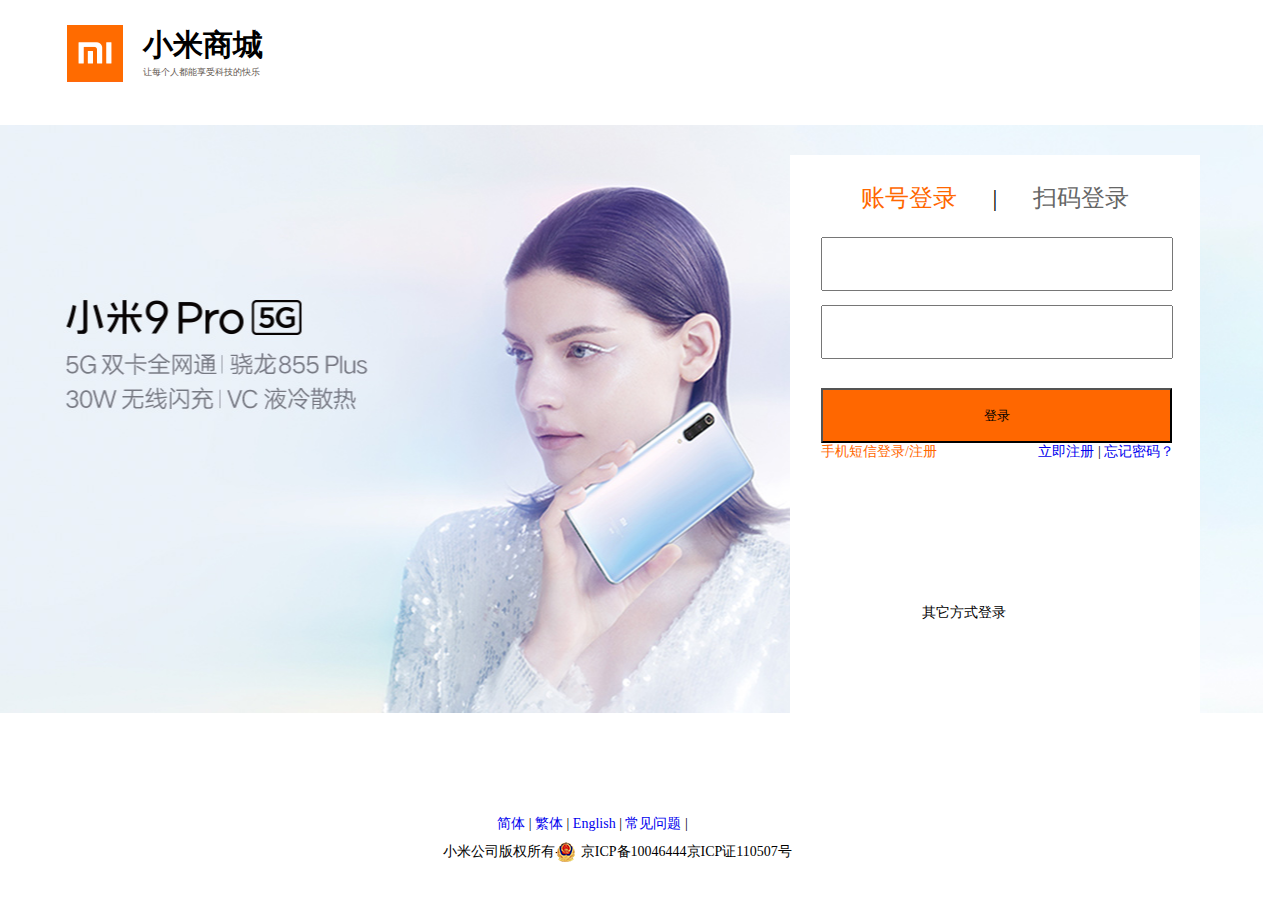
<file: xiaomi/login.html>
<!DOCTYPE html>
<html>
	<head>
		<meta name="description" content="小米帐号能使用小米手机，MIUI，小米云，多看阅读，米聊，小米社区等小米服务。">
		<meta name="keywords" content="小米帐号，小米账号，小米注册，注册，Mi Account，Sign in，小米，帐号，账号，小米帐户，登录，登陆，安全令牌，动态口令，小米注册，找回密码">
		<meta charset="utf-8">
		<meta http-equiv="X-UA-Compatible" content="IE=Edge">
		<meta name="viewport" content="width=device-width,initial-scale=1.0,minimum-scale=1.0, maximum-scale=1.0,user-scalable=no">
		<title>小米帐号-登录</title>
		<link rel="shortcut icon" href="//s01.mifile.cn/favicon.ico" type="image/x-icon">
		<link rel="icon" href="//s01.mifile.cn/favicon.ico" type="image/x-icon">
		<link rel="stylesheet" href="css/login.css">
	</head>
	<body>
		<div class="wraper">
			<divclass="wrap">
				<div class="wrapOne">
					<img src="img/logo.png" alt="">
					<h1>小米商城<span>让每个人都能享受科技的快乐</span></h1>
				</div>
				<div class="wrapTwo"></div>
				<div class="wrapThere">
					<div class="wrapThere1">
						<div class="wrapThere1-one">
							<a href="#" class="zhdl">账号登录</a>
							|
							<a href="#" class="smdl">扫码登录</a>
						</div>
					</div>
					<div class="wrapThere2">
						<div class="wrapThere2-one">
							<form method="POST" action="index.html">
								<input id="p-inp" class="p-inp1 username" name="username" type="text" required="required">
								<input id="p-inp" class="p-inp2" type="text" value="">
								<input class="p-inp3" type="submit" value="登录">
							</form style="text-align:center">
							<div>
								<a href="#" class="zc zc-one">手机短信登录/注册</a>
								<a href="#" class="zc zc-two">立即注册</a>
								|
								<a href="#" class="zc zc-there">忘记密码？</a>
							</div>
							<div class="tubiao">
								<h>其它方式登录</h>
								<span class="iconfont icon-zu"></span>
								<span class="iconfont icon-weibo"></span>
								<span class="iconfont icon-zhifubao"></span>
								<span class="iconfont icon-weixin"></span>
							</div>
						</div>
					</div>
				</div>
			</div>
		</div>
		<div class="foot">
			<div class="foot1">
				<ul class="foot-ul">
					<li class="foot-li">
						<a href="#">简体</a>
						|
						<a href="#">繁体</a>
						|
						<a href="#">English</a>
						|
						<a href="#">常见问题</a>
						|
					</li>
				</ul>
			</div>
			<p class="foot2">
				<span>
					小米公司版权所有- &nbsp;&nbsp;&nbsp;&nbsp;&nbsp;京ICP备10046444<a href="#"><img src="img/ghs.png"></a>京ICP证110507号
				</span>
			</p>
		</div>
		<!-- <div class="foot">
			<p class="foot2">
				<span>
					小米公司版权所有- &nbsp;&nbsp;&nbsp;&nbsp;&nbsp;京ICP备10046444<a href="#"><img src="img/ghs.png"></a>京ICP证110507号
				</span>
			</p>
		</div> -->
	</body>
</html>
<script>
		let oText2=document.getElementsByClassName("p-inp1")[0];
		let oBtn=document.getElementsByClassName("p-inp3")[0];
		oBtn.onclick=function (){
			let xhr=new XMLHttpRequest();
			xhr.open("post","login1.php?username="+oText2.value,true);
			xhr.onreadystatechange=function(){
				if(xhr.status==200 && xhr.readyState==4){
					fun(xhr.responseText);
				}
			}
			xhr.send();
		}
		function fun(str){
			if(str==0){
				location.href="index.html";
			}else{
				alert("亲，你还未注册");
			}
		}
</script>
</file>
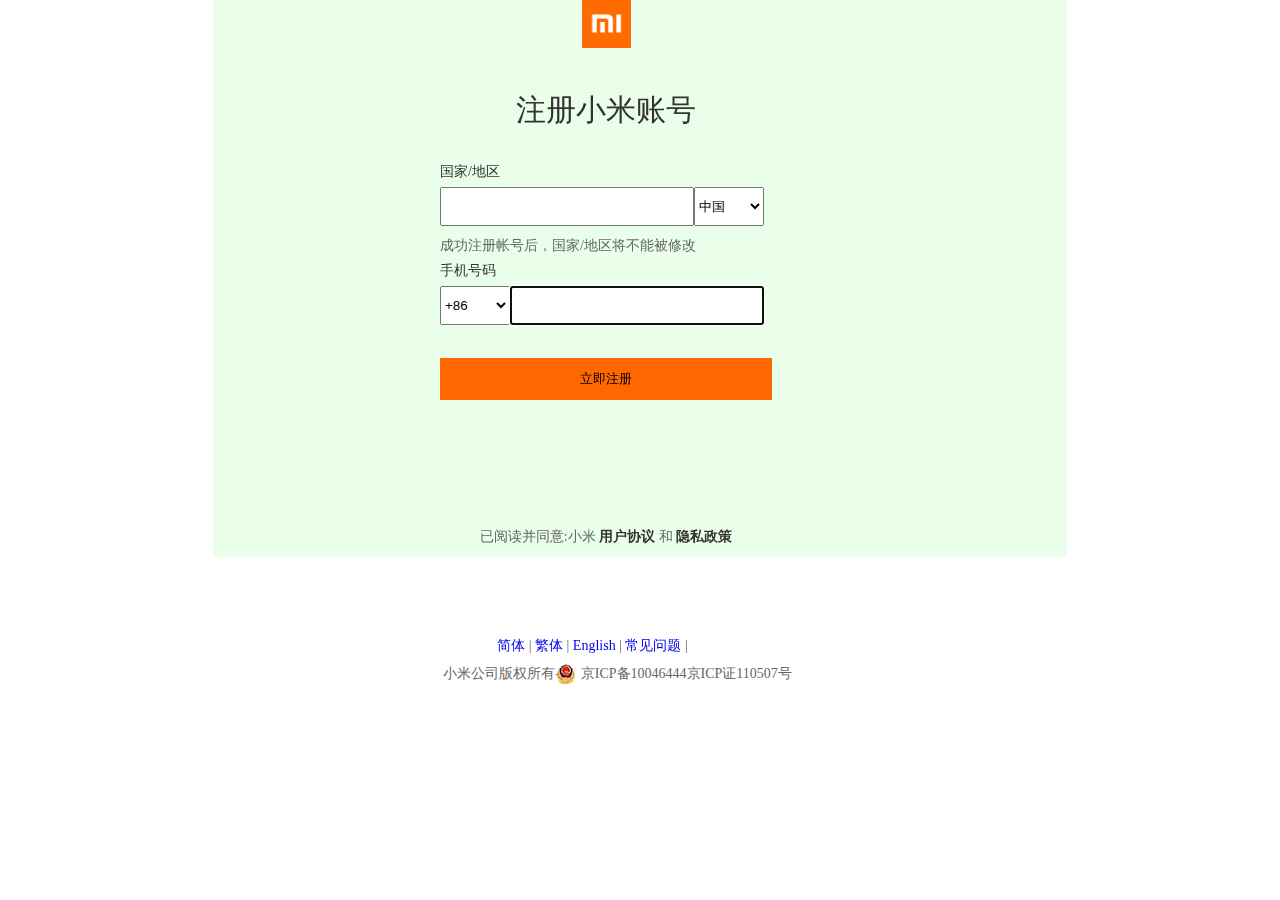
<file: xiaomi/reset.html>
<!DOCTYPE html>
<html>
	<head>
		<meta charset="utf-8">
		<meta name="viewport" content="width=device-width,initial-scale=1.0,minimum-scale=1.0, maximum-scale=1.0,user-scalable=no">
		<title>小米帐号 -注册</title>
		<link rel="shortcut icon" href="//s01.mifile.cn/favicon.ico" type="image/x-icon">
		<link rel="icon" href="//s01.mifile.cn/favicon.ico" type="image/x-icon">
		<link rel="stylesheet" href="css/reset.css">
	</head>
	<body>
		<div class="res">
			<div class="reset">
				<div class="reset1">
					<div class="reset2">
						<div class="log">
							<img src="img/logo.png" alt="">
						</div>
						<div class="div-h2">
							<h2>注册小米账号</h2>
						</div>
						<div class="formOne">
							<div class="formTwo">
								<div class="formThree">
									<p class="nomal-One">国家/地区</p>
									<div class="from1">
										<from>
											<input type="text" id="from-one">
											<select id="from-two">
												<option value ="">中国</option>
												<option value ="">泰国</option>
												<option value ="">俄罗斯</option>
												<option value ="">阿富汗</option>
												<option value ="">德国</option>
												<option value ="">英国</option>
												<option value ="">法国</option>
												<option value ="">巴西</option>
												<option value ="">韩国</option>
												<option value ="">日本</option>
												<option value ="">阿根廷</option>
												<option value ="">荷兰</option>
												<option value ="">美国</option>
											</select>
										</from>
									</div>
									<p class="reset-p1">成功注册帐号后，国家/地区将不能被修改</p>
									<p class="reset-p2">手机号码</p>
									<div class="form1">
										<from class="yz" method="get" action="">
											<select id="from-two">
												<option value ="">+86</option>
												<option value ="">美国</option>
												<option value ="">俄罗斯</option>
												<option value ="">阿富汗</option>
												<option value ="">德国</option>
												<option value ="">英国</option>
												<option value ="">法国</option>
												<option value ="">巴西</option>
												<option value ="">韩国</option>
												<option value ="">日本</option>
												<option value ="">阿根廷</option>
												<option value ="">荷兰</option>
												<option value ="">老挝</option>
											</select>
											<input type="text" autofocus="autofocus" required="required" class="username" name="username" id="from-one"><span class="t-span"></span>
										</from>
									</div>
									<a href="#" class="btn">
										<button class="btn01" value="" style="border:none;width:332;height:42;background-color:#FF6700;">立即注册</button>
									</a>
								</div>
							</div>
							<div class="msg01">
								<div class="msg02">
									已阅读并同意:小米
									<a href="#">用户协议</a>
									和
									<a href="">隐私政策</a>
								</div>
							</div>
						</div>
					</div>
				</div>
			</div>
		</div>
		<div class="foot">
			<div class="foot1">
				<ul class="foot-ul">
					<li class="foot-li">
						<a href="#">简体</a>
						|
						<a href="#">繁体</a>
						|
						<a href="#">English</a>
						|
						<a href="#">常见问题</a>
						|
					</li>
				</ul>
			</div>
			<p class="foot2">
				<span>
					小米公司版权所有- &nbsp;&nbsp;&nbsp;&nbsp;&nbsp;京ICP备10046444<a href="#"><img src="img/ghs.png"></a>京ICP证110507号
				</span>
			</p>
		</div>
	</body>
</html>
<script>

		let oText1=document.getElementsByClassName("username")[0];
		let oBtn=document.getElementsByClassName("btn01")[0];
		var oForm = document.getElementsByClassName("yz")[0];
		var oTextName = document.getElementsByClassName("username")[0];
		var regName = /^1[3587]\d{9}$/;
		var flagName = false;
		
		oTextName.onblur = function(){
			if(!regName.test(this.value)){
				flagName = false;
				var oSpanName = document.getElementsByClassName("t-span")[0];
				oSpanName.innerHTML = "号码输入有误";
			}else{
				flagName = true;
				return true;
			}
		}
		oBtn.onclick=function (){
			if(oTextName.onblur()){
				let xhr=new XMLHttpRequest();
				xhr.open("get","login.php?username="+oText1.value,true);
				xhr.onreadystatechange=function(){
					if(xhr.status==200 && xhr.readyState==4){
						fun(xhr.responseText);
					}
				}
				xhr.send();
			}

	    }
		function fun(str){
			if(str==0){
				alert("亲，该手机号已被注册");
			}else{
				location.href="login.html";
			}
		}
		
		
		
</script>
</file>
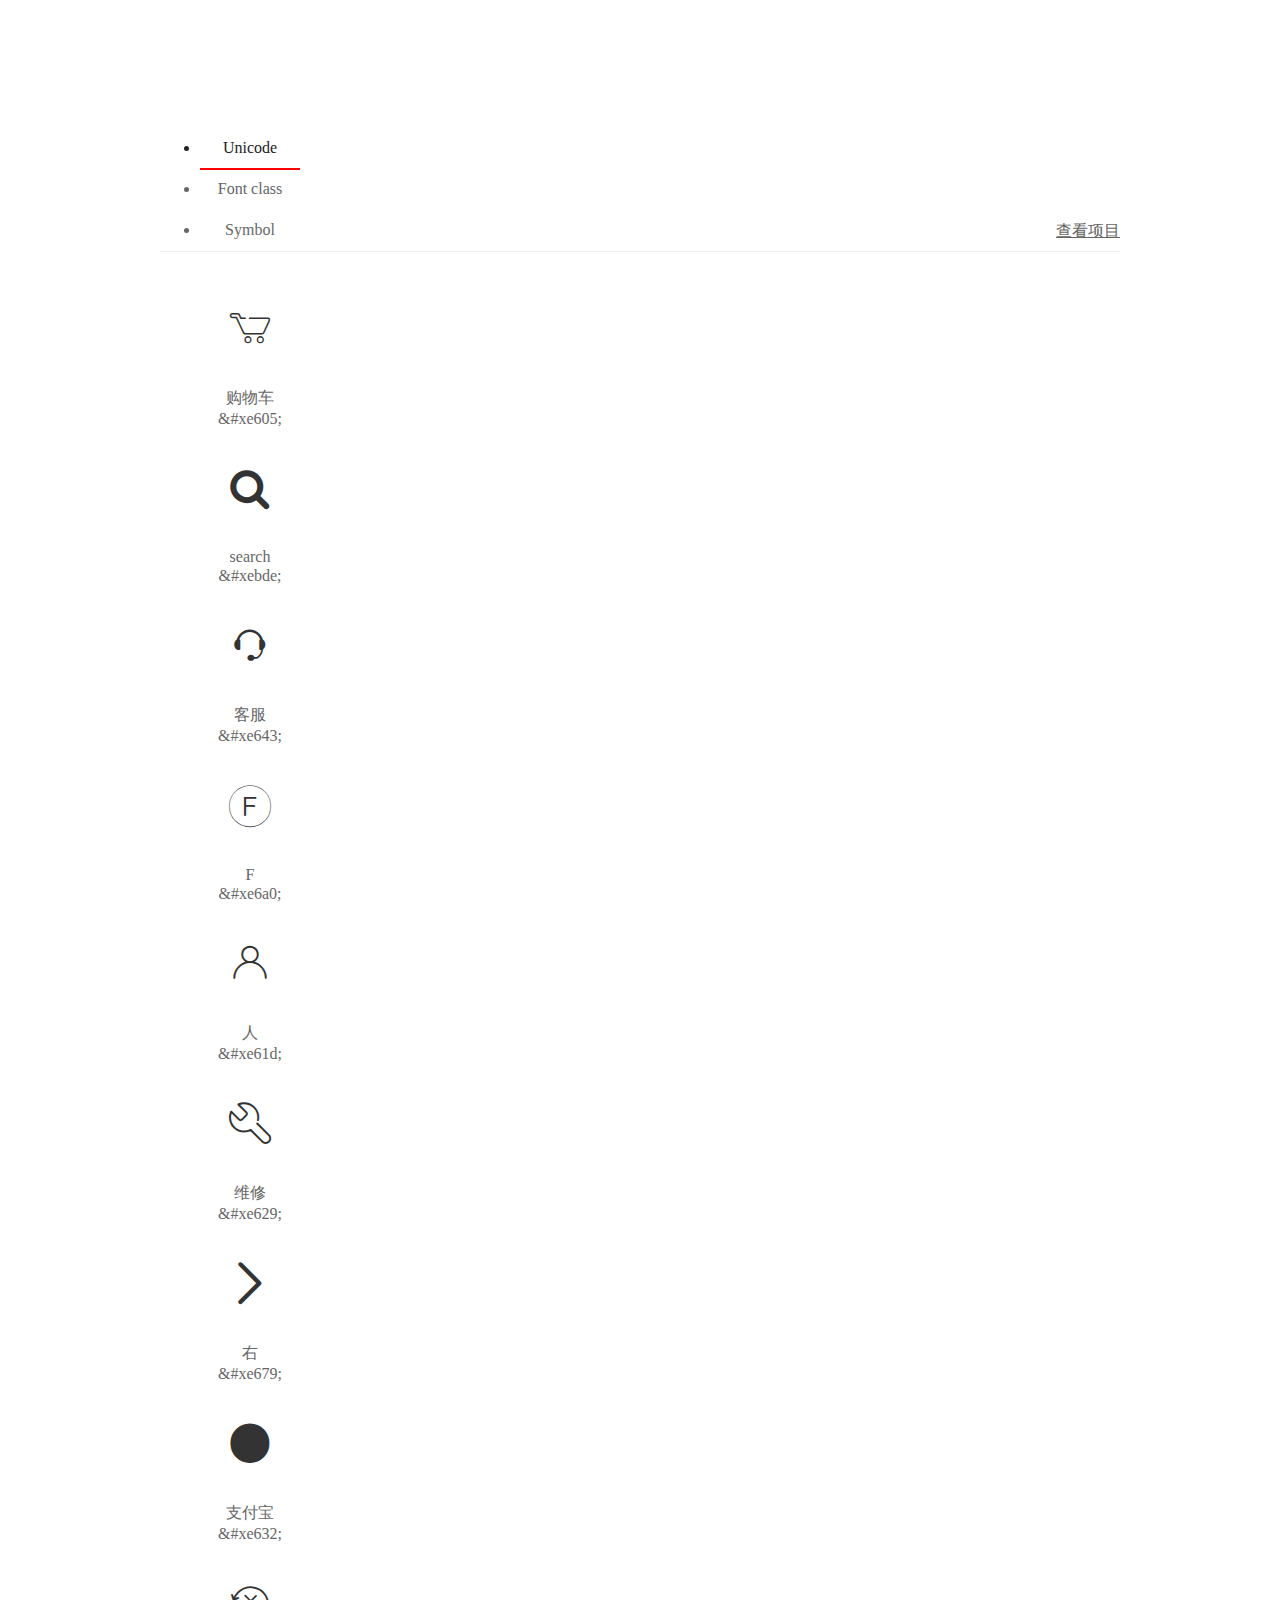
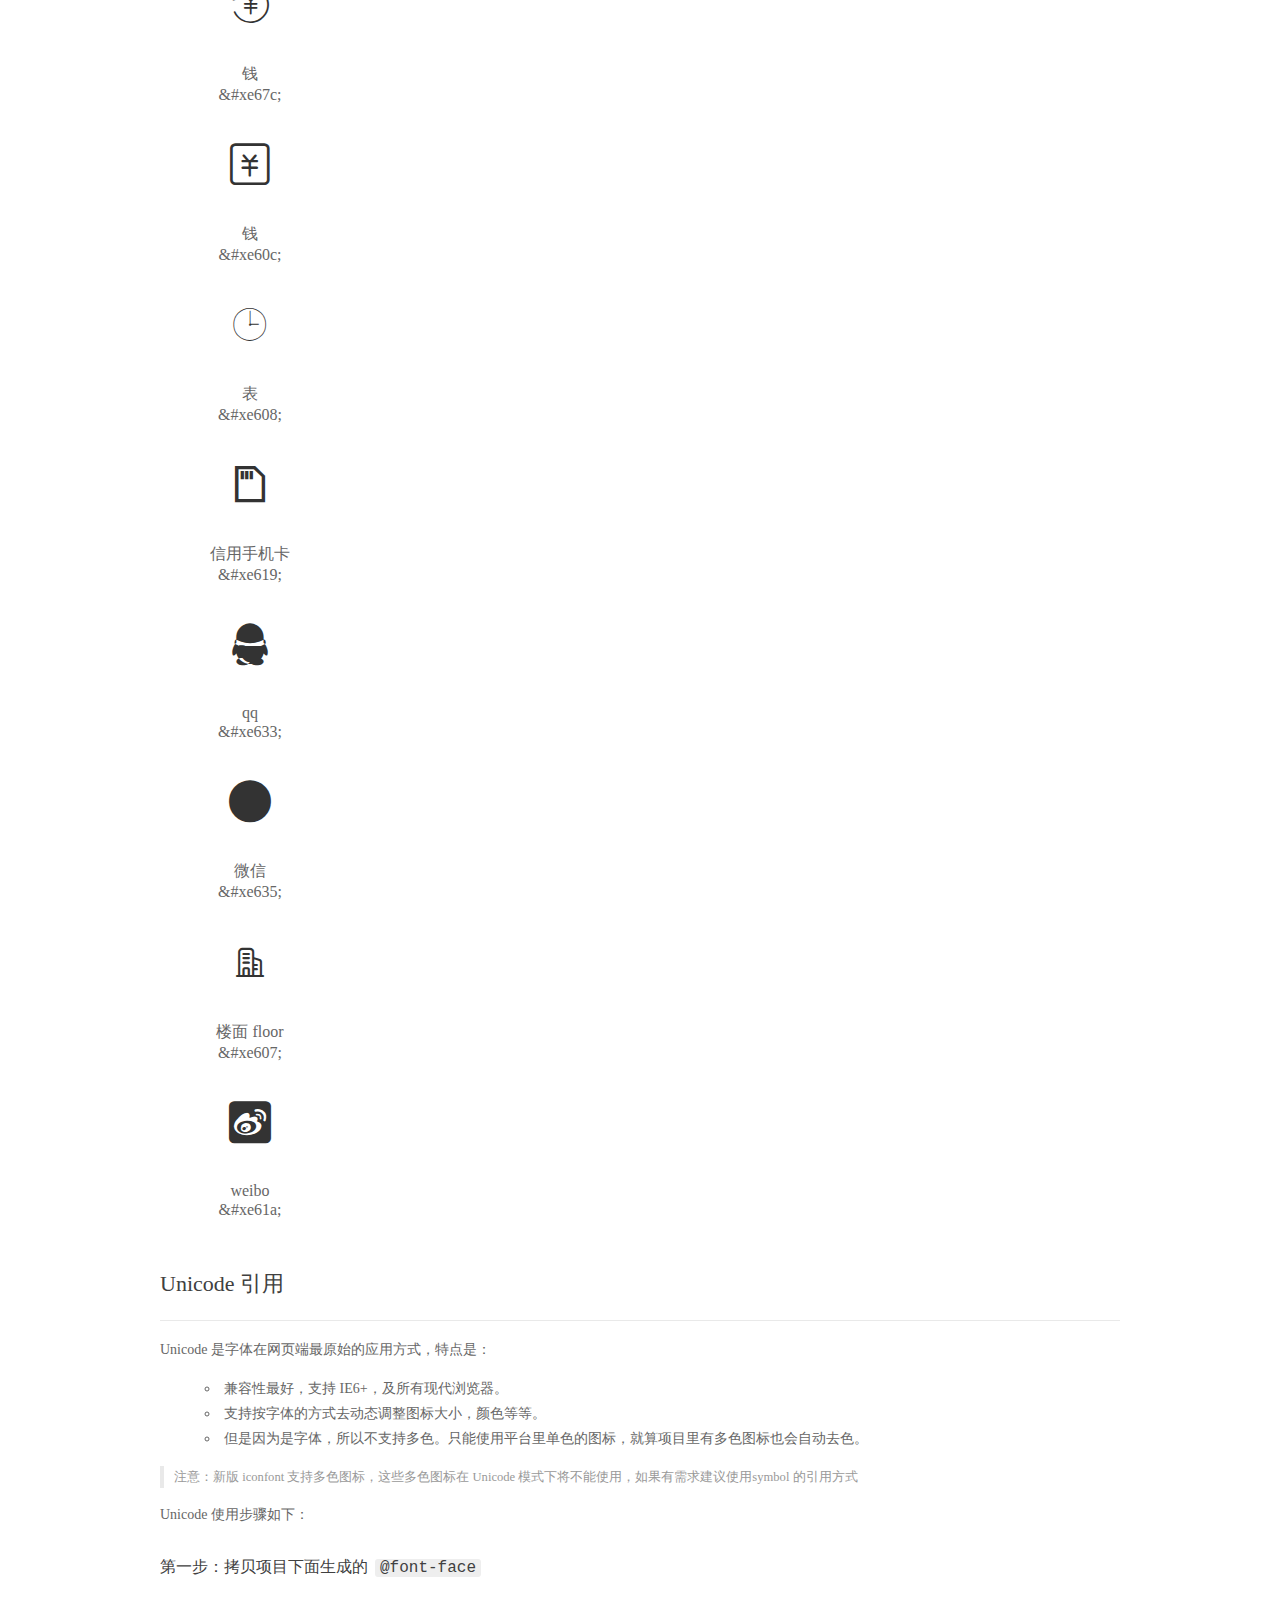
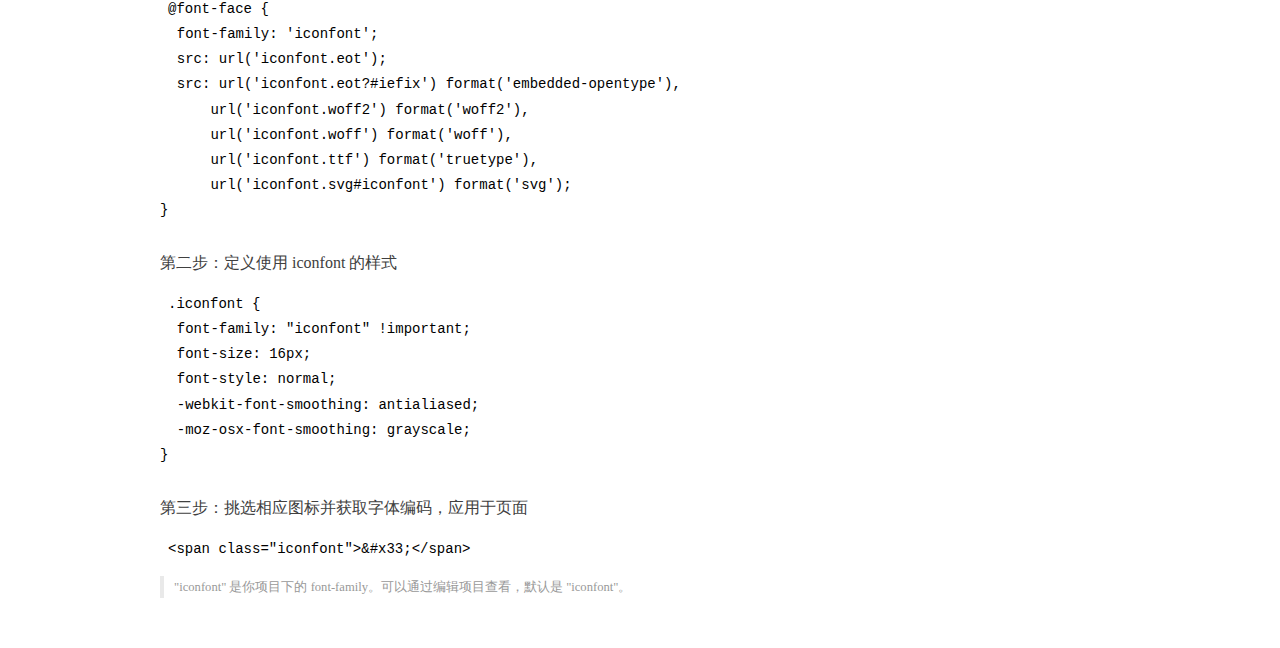
<file: xiaomi/font_1489016_1cda8gujl0ci/demo_index.html>
<!DOCTYPE html>
<html>
<head>
  <meta charset="utf-8"/>
  <title>IconFont Demo</title>
  <link rel="shortcut icon" href="https://gtms04.alicdn.com/tps/i4/TB1_oz6GVXXXXaFXpXXJDFnIXXX-64-64.ico" type="image/x-icon"/>
  <link rel="stylesheet" href="https://g.alicdn.com/thx/cube/1.3.2/cube.min.css">
  <link rel="stylesheet" href="demo.css">
  <link rel="stylesheet" href="iconfont.css">
  <script src="iconfont.js"></script>
  <!-- jQuery -->
  <script src="https://a1.alicdn.com/oss/uploads/2018/12/26/7bfddb60-08e8-11e9-9b04-53e73bb6408b.js"></script>
  <!-- 代码高亮 -->
  <script src="https://a1.alicdn.com/oss/uploads/2018/12/26/a3f714d0-08e6-11e9-8a15-ebf944d7534c.js"></script>
</head>
<body>
  <div class="main">
    <h1 class="logo"><a href="https://www.iconfont.cn/" title="iconfont 首页" target="_blank">&#xe86b;</a></h1>
    <div class="nav-tabs">
      <ul id="tabs" class="dib-box">
        <li class="dib active"><span>Unicode</span></li>
        <li class="dib"><span>Font class</span></li>
        <li class="dib"><span>Symbol</span></li>
      </ul>
      
      <a href="https://www.iconfont.cn/manage/index?manage_type=myprojects&projectId=1489016" target="_blank" class="nav-more">查看项目</a>
      
    </div>
    <div class="tab-container">
      <div class="content unicode" style="display: block;">
          <ul class="icon_lists dib-box">
          
            <li class="dib">
              <span class="icon iconfont">&#xe605;</span>
                <div class="name">购物车</div>
                <div class="code-name">&amp;#xe605;</div>
              </li>
          
            <li class="dib">
              <span class="icon iconfont">&#xebde;</span>
                <div class="name">search</div>
                <div class="code-name">&amp;#xebde;</div>
              </li>
          
            <li class="dib">
              <span class="icon iconfont">&#xe643;</span>
                <div class="name">客服</div>
                <div class="code-name">&amp;#xe643;</div>
              </li>
          
            <li class="dib">
              <span class="icon iconfont">&#xe6a0;</span>
                <div class="name">F</div>
                <div class="code-name">&amp;#xe6a0;</div>
              </li>
          
            <li class="dib">
              <span class="icon iconfont">&#xe61d;</span>
                <div class="name">人</div>
                <div class="code-name">&amp;#xe61d;</div>
              </li>
          
            <li class="dib">
              <span class="icon iconfont">&#xe629;</span>
                <div class="name">维修</div>
                <div class="code-name">&amp;#xe629;</div>
              </li>
          
            <li class="dib">
              <span class="icon iconfont">&#xe679;</span>
                <div class="name">右</div>
                <div class="code-name">&amp;#xe679;</div>
              </li>
          
            <li class="dib">
              <span class="icon iconfont">&#xe632;</span>
                <div class="name">支付宝</div>
                <div class="code-name">&amp;#xe632;</div>
              </li>
          
            <li class="dib">
              <span class="icon iconfont">&#xe67c;</span>
                <div class="name">钱</div>
                <div class="code-name">&amp;#xe67c;</div>
              </li>
          
            <li class="dib">
              <span class="icon iconfont">&#xe60c;</span>
                <div class="name">钱</div>
                <div class="code-name">&amp;#xe60c;</div>
              </li>
          
            <li class="dib">
              <span class="icon iconfont">&#xe608;</span>
                <div class="name">表</div>
                <div class="code-name">&amp;#xe608;</div>
              </li>
          
            <li class="dib">
              <span class="icon iconfont">&#xe619;</span>
                <div class="name">信用手机卡</div>
                <div class="code-name">&amp;#xe619;</div>
              </li>
          
            <li class="dib">
              <span class="icon iconfont">&#xe633;</span>
                <div class="name">qq</div>
                <div class="code-name">&amp;#xe633;</div>
              </li>
          
            <li class="dib">
              <span class="icon iconfont">&#xe635;</span>
                <div class="name">微信</div>
                <div class="code-name">&amp;#xe635;</div>
              </li>
          
            <li class="dib">
              <span class="icon iconfont">&#xe607;</span>
                <div class="name">楼面 floor</div>
                <div class="code-name">&amp;#xe607;</div>
              </li>
          
            <li class="dib">
              <span class="icon iconfont">&#xe61a;</span>
                <div class="name">weibo</div>
                <div class="code-name">&amp;#xe61a;</div>
              </li>
          
          </ul>
          <div class="article markdown">
          <h2 id="unicode-">Unicode 引用</h2>
          <hr>

          <p>Unicode 是字体在网页端最原始的应用方式，特点是：</p>
          <ul>
            <li>兼容性最好，支持 IE6+，及所有现代浏览器。</li>
            <li>支持按字体的方式去动态调整图标大小，颜色等等。</li>
            <li>但是因为是字体，所以不支持多色。只能使用平台里单色的图标，就算项目里有多色图标也会自动去色。</li>
          </ul>
          <blockquote>
            <p>注意：新版 iconfont 支持多色图标，这些多色图标在 Unicode 模式下将不能使用，如果有需求建议使用symbol 的引用方式</p>
          </blockquote>
          <p>Unicode 使用步骤如下：</p>
          <h3 id="-font-face">第一步：拷贝项目下面生成的 <code>@font-face</code></h3>
<pre><code class="language-css"
>@font-face {
  font-family: 'iconfont';
  src: url('iconfont.eot');
  src: url('iconfont.eot?#iefix') format('embedded-opentype'),
      url('iconfont.woff2') format('woff2'),
      url('iconfont.woff') format('woff'),
      url('iconfont.ttf') format('truetype'),
      url('iconfont.svg#iconfont') format('svg');
}
</code></pre>
          <h3 id="-iconfont-">第二步：定义使用 iconfont 的样式</h3>
<pre><code class="language-css"
>.iconfont {
  font-family: "iconfont" !important;
  font-size: 16px;
  font-style: normal;
  -webkit-font-smoothing: antialiased;
  -moz-osx-font-smoothing: grayscale;
}
</code></pre>
          <h3 id="-">第三步：挑选相应图标并获取字体编码，应用于页面</h3>
<pre>
<code class="language-html"
>&lt;span class="iconfont"&gt;&amp;#x33;&lt;/span&gt;
</code></pre>
          <blockquote>
            <p>"iconfont" 是你项目下的 font-family。可以通过编辑项目查看，默认是 "iconfont"。</p>
          </blockquote>
          </div>
      </div>
      <div class="content font-class">
        <ul class="icon_lists dib-box">
          
          <li class="dib">
            <span class="icon iconfont icon-gwc"></span>
            <div class="name">
              购物车
            </div>
            <div class="code-name">.icon-gwc
            </div>
          </li>
          
          <li class="dib">
            <span class="icon iconfont icon-ss"></span>
            <div class="name">
              search
            </div>
            <div class="code-name">.icon-ss
            </div>
          </li>
          
          <li class="dib">
            <span class="icon iconfont icon-rgkf"></span>
            <div class="name">
              客服
            </div>
            <div class="code-name">.icon-rgkf
            </div>
          </li>
          
          <li class="dib">
            <span class="icon iconfont icon-fmtd"></span>
            <div class="name">
              F
            </div>
            <div class="code-name">.icon-fmtd
            </div>
          </li>
          
          <li class="dib">
            <span class="icon iconfont icon-grzx"></span>
            <div class="name">
              人
            </div>
            <div class="code-name">.icon-grzx
            </div>
          </li>
          
          <li class="dib">
            <span class="icon iconfont icon-shfw"></span>
            <div class="name">
              维修
            </div>
            <div class="code-name">.icon-shfw
            </div>
          </li>
          
          <li class="dib">
            <span class="icon iconfont icon-you"></span>
            <div class="name">
              右
            </div>
            <div class="code-name">.icon-you
            </div>
          </li>
          
          <li class="dib">
            <span class="icon iconfont icon-zhifubao"></span>
            <div class="name">
              支付宝
            </div>
            <div class="code-name">.icon-zhifubao
            </div>
          </li>
          
          <li class="dib">
            <span class="icon iconfont icon-yjhx"></span>
            <div class="name">
              钱
            </div>
            <div class="code-name">.icon-yjhx
            </div>
          </li>
          
          <li class="dib">
            <span class="icon iconfont icon-hfcz"></span>
            <div class="name">
              钱
            </div>
            <div class="code-name">.icon-hfcz
            </div>
          </li>
          
          <li class="dib">
            <span class="icon iconfont icon-ms"></span>
            <div class="name">
              表
            </div>
            <div class="code-name">.icon-ms
            </div>
          </li>
          
          <li class="dib">
            <span class="icon iconfont icon-mfk"></span>
            <div class="name">
              信用手机卡
            </div>
            <div class="code-name">.icon-mfk
            </div>
          </li>
          
          <li class="dib">
            <span class="icon iconfont icon-zu"></span>
            <div class="name">
              qq
            </div>
            <div class="code-name">.icon-zu
            </div>
          </li>
          
          <li class="dib">
            <span class="icon iconfont icon-weixin"></span>
            <div class="name">
              微信
            </div>
            <div class="code-name">.icon-weixin
            </div>
          </li>
          
          <li class="dib">
            <span class="icon iconfont icon-qytg"></span>
            <div class="name">
              楼面 floor
            </div>
            <div class="code-name">.icon-qytg
            </div>
          </li>
          
          <li class="dib">
            <span class="icon iconfont icon-weibo"></span>
            <div class="name">
              weibo
            </div>
            <div class="code-name">.icon-weibo
            </div>
          </li>
          
        </ul>
        <div class="article markdown">
        <h2 id="font-class-">font-class 引用</h2>
        <hr>

        <p>font-class 是 Unicode 使用方式的一种变种，主要是解决 Unicode 书写不直观，语意不明确的问题。</p>
        <p>与 Unicode 使用方式相比，具有如下特点：</p>
        <ul>
          <li>兼容性良好，支持 IE8+，及所有现代浏览器。</li>
          <li>相比于 Unicode 语意明确，书写更直观。可以很容易分辨这个 icon 是什么。</li>
          <li>因为使用 class 来定义图标，所以当要替换图标时，只需要修改 class 里面的 Unicode 引用。</li>
          <li>不过因为本质上还是使用的字体，所以多色图标还是不支持的。</li>
        </ul>
        <p>使用步骤如下：</p>
        <h3 id="-fontclass-">第一步：引入项目下面生成的 fontclass 代码：</h3>
<pre><code class="language-html">&lt;link rel="stylesheet" href="./iconfont.css"&gt;
</code></pre>
        <h3 id="-">第二步：挑选相应图标并获取类名，应用于页面：</h3>
<pre><code class="language-html">&lt;span class="iconfont icon-xxx"&gt;&lt;/span&gt;
</code></pre>
        <blockquote>
          <p>"
            iconfont" 是你项目下的 font-family。可以通过编辑项目查看，默认是 "iconfont"。</p>
        </blockquote>
      </div>
      </div>
      <div class="content symbol">
          <ul class="icon_lists dib-box">
          
            <li class="dib">
                <svg class="icon svg-icon" aria-hidden="true">
                  <use xlink:href="#icon-gwc"></use>
                </svg>
                <div class="name">购物车</div>
                <div class="code-name">#icon-gwc</div>
            </li>
          
            <li class="dib">
                <svg class="icon svg-icon" aria-hidden="true">
                  <use xlink:href="#icon-ss"></use>
                </svg>
                <div class="name">search</div>
                <div class="code-name">#icon-ss</div>
            </li>
          
            <li class="dib">
                <svg class="icon svg-icon" aria-hidden="true">
                  <use xlink:href="#icon-rgkf"></use>
                </svg>
                <div class="name">客服</div>
                <div class="code-name">#icon-rgkf</div>
            </li>
          
            <li class="dib">
                <svg class="icon svg-icon" aria-hidden="true">
                  <use xlink:href="#icon-fmtd"></use>
                </svg>
                <div class="name">F</div>
                <div class="code-name">#icon-fmtd</div>
            </li>
          
            <li class="dib">
                <svg class="icon svg-icon" aria-hidden="true">
                  <use xlink:href="#icon-grzx"></use>
                </svg>
                <div class="name">人</div>
                <div class="code-name">#icon-grzx</div>
            </li>
          
            <li class="dib">
                <svg class="icon svg-icon" aria-hidden="true">
                  <use xlink:href="#icon-shfw"></use>
                </svg>
                <div class="name">维修</div>
                <div class="code-name">#icon-shfw</div>
            </li>
          
            <li class="dib">
                <svg class="icon svg-icon" aria-hidden="true">
                  <use xlink:href="#icon-you"></use>
                </svg>
                <div class="name">右</div>
                <div class="code-name">#icon-you</div>
            </li>
          
            <li class="dib">
                <svg class="icon svg-icon" aria-hidden="true">
                  <use xlink:href="#icon-zhifubao"></use>
                </svg>
                <div class="name">支付宝</div>
                <div class="code-name">#icon-zhifubao</div>
            </li>
          
            <li class="dib">
                <svg class="icon svg-icon" aria-hidden="true">
                  <use xlink:href="#icon-yjhx"></use>
                </svg>
                <div class="name">钱</div>
                <div class="code-name">#icon-yjhx</div>
            </li>
          
            <li class="dib">
                <svg class="icon svg-icon" aria-hidden="true">
                  <use xlink:href="#icon-hfcz"></use>
                </svg>
                <div class="name">钱</div>
                <div class="code-name">#icon-hfcz</div>
            </li>
          
            <li class="dib">
                <svg class="icon svg-icon" aria-hidden="true">
                  <use xlink:href="#icon-ms"></use>
                </svg>
                <div class="name">表</div>
                <div class="code-name">#icon-ms</div>
            </li>
          
            <li class="dib">
                <svg class="icon svg-icon" aria-hidden="true">
                  <use xlink:href="#icon-mfk"></use>
                </svg>
                <div class="name">信用手机卡</div>
                <div class="code-name">#icon-mfk</div>
            </li>
          
            <li class="dib">
                <svg class="icon svg-icon" aria-hidden="true">
                  <use xlink:href="#icon-zu"></use>
                </svg>
                <div class="name">qq</div>
                <div class="code-name">#icon-zu</div>
            </li>
          
            <li class="dib">
                <svg class="icon svg-icon" aria-hidden="true">
                  <use xlink:href="#icon-weixin"></use>
                </svg>
                <div class="name">微信</div>
                <div class="code-name">#icon-weixin</div>
            </li>
          
            <li class="dib">
                <svg class="icon svg-icon" aria-hidden="true">
                  <use xlink:href="#icon-qytg"></use>
                </svg>
                <div class="name">楼面 floor</div>
                <div class="code-name">#icon-qytg</div>
            </li>
          
            <li class="dib">
                <svg class="icon svg-icon" aria-hidden="true">
                  <use xlink:href="#icon-weibo"></use>
                </svg>
                <div class="name">weibo</div>
                <div class="code-name">#icon-weibo</div>
            </li>
          
          </ul>
          <div class="article markdown">
          <h2 id="symbol-">Symbol 引用</h2>
          <hr>

          <p>这是一种全新的使用方式，应该说这才是未来的主流，也是平台目前推荐的用法。相关介绍可以参考这篇<a href="">文章</a>
            这种用法其实是做了一个 SVG 的集合，与另外两种相比具有如下特点：</p>
          <ul>
            <li>支持多色图标了，不再受单色限制。</li>
            <li>通过一些技巧，支持像字体那样，通过 <code>font-size</code>, <code>color</code> 来调整样式。</li>
            <li>兼容性较差，支持 IE9+，及现代浏览器。</li>
            <li>浏览器渲染 SVG 的性能一般，还不如 png。</li>
          </ul>
          <p>使用步骤如下：</p>
          <h3 id="-symbol-">第一步：引入项目下面生成的 symbol 代码：</h3>
<pre><code class="language-html">&lt;script src="./iconfont.js"&gt;&lt;/script&gt;
</code></pre>
          <h3 id="-css-">第二步：加入通用 CSS 代码（引入一次就行）：</h3>
<pre><code class="language-html">&lt;style&gt;
.icon {
  width: 1em;
  height: 1em;
  vertical-align: -0.15em;
  fill: currentColor;
  overflow: hidden;
}
&lt;/style&gt;
</code></pre>
          <h3 id="-">第三步：挑选相应图标并获取类名，应用于页面：</h3>
<pre><code class="language-html">&lt;svg class="icon" aria-hidden="true"&gt;
  &lt;use xlink:href="#icon-xxx"&gt;&lt;/use&gt;
&lt;/svg&gt;
</code></pre>
          </div>
      </div>

    </div>
  </div>
  <script>
  $(document).ready(function () {
      $('.tab-container .content:first').show()

      $('#tabs li').click(function (e) {
        var tabContent = $('.tab-container .content')
        var index = $(this).index()

        if ($(this).hasClass('active')) {
          return
        } else {
          $('#tabs li').removeClass('active')
          $(this).addClass('active')

          tabContent.hide().eq(index).fadeIn()
        }
      })
    })
  </script>
</body>
</html>
</file>
<file: xiaomi/css/login.css>
body,p,ul,ol,dl,dd,h1,h2,h3,h4,h5,h6,hr,td,input,textarea{
	margin:0;
	padding:0;
}

ul,ol,li{
	list-style: none;
}
a{
	text-decoration:none;
}
img{
	border:none;
	display: block;
}
body{
	width:1263px;
	height:364px;
	font-family: "微软雅黑";
	font-size:14px;
}
.wraper{width:100%;height:auto;}
.wrap{width:1263px;height:686px;}
.wrapOne{width:1130px;height:100px;margin:0 auto;padding-top:25px;}
.wrapOne img{display:block;float:left;}
.wrapOne h1{float:left;margin-left:20px;font-size:30px;}
.wrapOne h1 span{display:block;font-size:9px;font-weight:normal;color:#5F5750;}
.wrapTwo{height:610px;margin:0 auto;background:url(../img/333.jpg) no-repeat top;}
.wrapThere{width:410px;height:558px;float:right;position:absolute;
right:80px;top:125px;background-color:#fff;margin-top:30px;}
.wrapThere1{width:410px;height:82px;}
.wrapThere1-one{width:410px;height:82px;padding:27px 0px 24px;font-size:24px;text-align:center;}
.wrapThere1-one a{color:#666;display:inline-block;}
.wrapThere1-one .zhdl{margin-right:30px;color:#FF6700;}
.wrapThere1-one .smdl{margin-left:30px;}
.wrapThere1-one .smdl:hover{color:#FF6700;}
.wrapThere2{width:410px;height:414px;}
.wrapThere2-one{width:410px;height:414px;}
#p-inp{width:348px;height:50px;margin-bottom:14px;margin-left:31px;color:lightgray;}
.wrapThere2 .zc-one{margin-left:31px;color:#FF6700;}
.wrapThere2 .zc-two{margin-left:98px;}
.wrapThere2 .zc:hover{color:#FF6700;}
.wrapThere2 .p-inp3{background-color:#FF6700;width:351px;height:55px;margin-left:31px;margin-top:15px;}
.wrapThere2 .tubiao{width:348px;height:207px;text-align:center;}
.wrapThere2 .tubiao{padding-top:143px;text-align:center;}
.foot{width:889px;height:80px;text-align:center;margin-top:80px;}
.foot1{width:1185px;height:18px;margin:0 auto;}
.foot2{width:1215px;height:43px;padding:10px;text-align:center;position:relative;}
.foot2 span{width:562px;height:15px;}
.foot2 span a{display:block;width:211px;height:15px;position:absolute;top:9px;left:45%;}
</file>
<file: xiaomi/font_1489016_1cda8gujl0ci/demo.css>
/* Logo 字体 */
@font-face {
  font-family: "iconfont logo";
  src: url('https://at.alicdn.com/t/font_985780_km7mi63cihi.eot?t=1545807318834');
  src: url('https://at.alicdn.com/t/font_985780_km7mi63cihi.eot?t=1545807318834#iefix') format('embedded-opentype'),
    url('https://at.alicdn.com/t/font_985780_km7mi63cihi.woff?t=1545807318834') format('woff'),
    url('https://at.alicdn.com/t/font_985780_km7mi63cihi.ttf?t=1545807318834') format('truetype'),
    url('https://at.alicdn.com/t/font_985780_km7mi63cihi.svg?t=1545807318834#iconfont') format('svg');
}

.logo {
  font-family: "iconfont logo";
  font-size: 160px;
  font-style: normal;
  -webkit-font-smoothing: antialiased;
  -moz-osx-font-smoothing: grayscale;
}

/* tabs */
.nav-tabs {
  position: relative;
}

.nav-tabs .nav-more {
  position: absolute;
  right: 0;
  bottom: 0;
  height: 42px;
  line-height: 42px;
  color: #666;
}

#tabs {
  border-bottom: 1px solid #eee;
}

#tabs li {
  cursor: pointer;
  width: 100px;
  height: 40px;
  line-height: 40px;
  text-align: center;
  font-size: 16px;
  border-bottom: 2px solid transparent;
  position: relative;
  z-index: 1;
  margin-bottom: -1px;
  color: #666;
}


#tabs .active {
  border-bottom-color: #f00;
  color: #222;
}

.tab-container .content {
  display: none;
}

/* 页面布局 */
.main {
  padding: 30px 100px;
  width: 960px;
  margin: 0 auto;
}

.main .logo {
  color: #333;
  text-align: left;
  margin-bottom: 30px;
  line-height: 1;
  height: 110px;
  margin-top: -50px;
  overflow: hidden;
  *zoom: 1;
}

.main .logo a {
  font-size: 160px;
  color: #333;
}

.helps {
  margin-top: 40px;
}

.helps pre {
  padding: 20px;
  margin: 10px 0;
  border: solid 1px #e7e1cd;
  background-color: #fffdef;
  overflow: auto;
}

.icon_lists {
  width: 100% !important;
  overflow: hidden;
  *zoom: 1;
}

.icon_lists li {
  width: 100px;
  margin-bottom: 10px;
  margin-right: 20px;
  text-align: center;
  list-style: none !important;
  cursor: default;
}

.icon_lists li .code-name {
  line-height: 1.2;
}

.icon_lists .icon {
  display: block;
  height: 100px;
  line-height: 100px;
  font-size: 42px;
  margin: 10px auto;
  color: #333;
  -webkit-transition: font-size 0.25s linear, width 0.25s linear;
  -moz-transition: font-size 0.25s linear, width 0.25s linear;
  transition: font-size 0.25s linear, width 0.25s linear;
}

.icon_lists .icon:hover {
  font-size: 100px;
}

.icon_lists .svg-icon {
  /* 通过设置 font-size 来改变图标大小 */
  width: 1em;
  /* 图标和文字相邻时，垂直对齐 */
  vertical-align: -0.15em;
  /* 通过设置 color 来改变 SVG 的颜色/fill */
  fill: currentColor;
  /* path 和 stroke 溢出 viewBox 部分在 IE 下会显示
      normalize.css 中也包含这行 */
  overflow: hidden;
}

.icon_lists li .name,
.icon_lists li .code-name {
  color: #666;
}

/* markdown 样式 */
.markdown {
  color: #666;
  font-size: 14px;
  line-height: 1.8;
}

.highlight {
  line-height: 1.5;
}

.markdown img {
  vertical-align: middle;
  max-width: 100%;
}

.markdown h1 {
  color: #404040;
  font-weight: 500;
  line-height: 40px;
  margin-bottom: 24px;
}

.markdown h2,
.markdown h3,
.markdown h4,
.markdown h5,
.markdown h6 {
  color: #404040;
  margin: 1.6em 0 0.6em 0;
  font-weight: 500;
  clear: both;
}

.markdown h1 {
  font-size: 28px;
}

.markdown h2 {
  font-size: 22px;
}

.markdown h3 {
  font-size: 16px;
}

.markdown h4 {
  font-size: 14px;
}

.markdown h5 {
  font-size: 12px;
}

.markdown h6 {
  font-size: 12px;
}

.markdown hr {
  height: 1px;
  border: 0;
  background: #e9e9e9;
  margin: 16px 0;
  clear: both;
}

.markdown p {
  margin: 1em 0;
}

.markdown>p,
.markdown>blockquote,
.markdown>.highlight,
.markdown>ol,
.markdown>ul {
  width: 80%;
}

.markdown ul>li {
  list-style: circle;
}

.markdown>ul li,
.markdown blockquote ul>li {
  margin-left: 20px;
  padding-left: 4px;
}

.markdown>ul li p,
.markdown>ol li p {
  margin: 0.6em 0;
}

.markdown ol>li {
  list-style: decimal;
}

.markdown>ol li,
.markdown blockquote ol>li {
  margin-left: 20px;
  padding-left: 4px;
}

.markdown code {
  margin: 0 3px;
  padding: 0 5px;
  background: #eee;
  border-radius: 3px;
}

.markdown strong,
.markdown b {
  font-weight: 600;
}

.markdown>table {
  border-collapse: collapse;
  border-spacing: 0px;
  empty-cells: show;
  border: 1px solid #e9e9e9;
  width: 95%;
  margin-bottom: 24px;
}

.markdown>table th {
  white-space: nowrap;
  color: #333;
  font-weight: 600;
}

.markdown>table th,
.markdown>table td {
  border: 1px solid #e9e9e9;
  padding: 8px 16px;
  text-align: left;
}

.markdown>table th {
  background: #F7F7F7;
}

.markdown blockquote {
  font-size: 90%;
  color: #999;
  border-left: 4px solid #e9e9e9;
  padding-left: 0.8em;
  margin: 1em 0;
}

.markdown blockquote p {
  margin: 0;
}

.markdown .anchor {
  opacity: 0;
  transition: opacity 0.3s ease;
  margin-left: 8px;
}

.markdown .waiting {
  color: #ccc;
}

.markdown h1:hover .anchor,
.markdown h2:hover .anchor,
.markdown h3:hover .anchor,
.markdown h4:hover .anchor,
.markdown h5:hover .anchor,
.markdown h6:hover .anchor {
  opacity: 1;
  display: inline-block;
}

.markdown>br,
.markdown>p>br {
  clear: both;
}


.hljs {
  display: block;
  background: white;
  padding: 0.5em;
  color: #333333;
  overflow-x: auto;
}

.hljs-comment,
.hljs-meta {
  color: #969896;
}

.hljs-string,
.hljs-variable,
.hljs-template-variable,
.hljs-strong,
.hljs-emphasis,
.hljs-quote {
  color: #df5000;
}

.hljs-keyword,
.hljs-selector-tag,
.hljs-type {
  color: #a71d5d;
}

.hljs-literal,
.hljs-symbol,
.hljs-bullet,
.hljs-attribute {
  color: #0086b3;
}

.hljs-section,
.hljs-name {
  color: #63a35c;
}

.hljs-tag {
  color: #333333;
}

.hljs-title,
.hljs-attr,
.hljs-selector-id,
.hljs-selector-class,
.hljs-selector-attr,
.hljs-selector-pseudo {
  color: #795da3;
}

.hljs-addition {
  color: #55a532;
  background-color: #eaffea;
}

.hljs-deletion {
  color: #bd2c00;
  background-color: #ffecec;
}

.hljs-link {
  text-decoration: underline;
}

/* 代码高亮 */
/* PrismJS 1.15.0
https://prismjs.com/download.html#themes=prism&languages=markup+css+clike+javascript */
/**
 * prism.js default theme for JavaScript, CSS and HTML
 * Based on dabblet (http://dabblet.com)
 * @author Lea Verou
 */
code[class*="language-"],
pre[class*="language-"] {
  color: black;
  background: none;
  text-shadow: 0 1px white;
  font-family: Consolas, Monaco, 'Andale Mono', 'Ubuntu Mono', monospace;
  text-align: left;
  white-space: pre;
  word-spacing: normal;
  word-break: normal;
  word-wrap: normal;
  line-height: 1.5;

  -moz-tab-size: 4;
  -o-tab-size: 4;
  tab-size: 4;

  -webkit-hyphens: none;
  -moz-hyphens: none;
  -ms-hyphens: none;
  hyphens: none;
}

pre[class*="language-"]::-moz-selection,
pre[class*="language-"] ::-moz-selection,
code[class*="language-"]::-moz-selection,
code[class*="language-"] ::-moz-selection {
  text-shadow: none;
  background: #b3d4fc;
}

pre[class*="language-"]::selection,
pre[class*="language-"] ::selection,
code[class*="language-"]::selection,
code[class*="language-"] ::selection {
  text-shadow: none;
  background: #b3d4fc;
}

@media print {

  code[class*="language-"],
  pre[class*="language-"] {
    text-shadow: none;
  }
}

/* Code blocks */
pre[class*="language-"] {
  padding: 1em;
  margin: .5em 0;
  overflow: auto;
}

:not(pre)>code[class*="language-"],
pre[class*="language-"] {
  background: #f5f2f0;
}

/* Inline code */
:not(pre)>code[class*="language-"] {
  padding: .1em;
  border-radius: .3em;
  white-space: normal;
}

.token.comment,
.token.prolog,
.token.doctype,
.token.cdata {
  color: slategray;
}

.token.punctuation {
  color: #999;
}

.namespace {
  opacity: .7;
}

.token.property,
.token.tag,
.token.boolean,
.token.number,
.token.constant,
.token.symbol,
.token.deleted {
  color: #905;
}

.token.selector,
.token.attr-name,
.token.string,
.token.char,
.token.builtin,
.token.inserted {
  color: #690;
}

.token.operator,
.token.entity,
.token.url,
.language-css .token.string,
.style .token.string {
  color: #9a6e3a;
  background: hsla(0, 0%, 100%, .5);
}

.token.atrule,
.token.attr-value,
.token.keyword {
  color: #07a;
}

.token.function,
.token.class-name {
  color: #DD4A68;
}

.token.regex,
.token.important,
.token.variable {
  color: #e90;
}

.token.important,
.token.bold {
  font-weight: bold;
}

.token.italic {
  font-style: italic;
}

.token.entity {
  cursor: help;
}
</file>
<file: xiaomi/font_1489016_1cda8gujl0ci/iconfont.css>
@font-face {font-family: "iconfont";
  src: url('iconfont.eot?t=1572947910282'); /* IE9 */
  src: url('iconfont.eot?t=1572947910282#iefix') format('embedded-opentype'), /* IE6-IE8 */
  url('[data-uri]') format('woff2'),
  url('iconfont.woff?t=1572947910282') format('woff'),
  url('iconfont.ttf?t=1572947910282') format('truetype'), /* chrome, firefox, opera, Safari, Android, iOS 4.2+ */
  url('iconfont.svg?t=1572947910282#iconfont') format('svg'); /* iOS 4.1- */
}

.iconfont {
  font-family: "iconfont" !important;
  font-size: 16px;
  font-style: normal;
  -webkit-font-smoothing: antialiased;
  -moz-osx-font-smoothing: grayscale;
}

.icon-gwc:before {
  content: "\e605";
}

.icon-ss:before {
  content: "\ebde";
}

.icon-rgkf:before {
  content: "\e643";
}

.icon-fmtd:before {
  content: "\e6a0";
}

.icon-grzx:before {
  content: "\e61d";
}

.icon-shfw:before {
  content: "\e629";
}

.icon-you:before {
  content: "\e679";
}

.icon-zhifubao:before {
  content: "\e632";
}

.icon-yjhx:before {
  content: "\e67c";
}

.icon-hfcz:before {
  content: "\e60c";
}

.icon-ms:before {
  content: "\e608";
}

.icon-mfk:before {
  content: "\e619";
}

.icon-zu:before {
  content: "\e633";
}

.icon-weixin:before {
  content: "\e635";
}

.icon-qytg:before {
  content: "\e607";
}

.icon-weibo:before {
  content: "\e61a";
}
</file>
